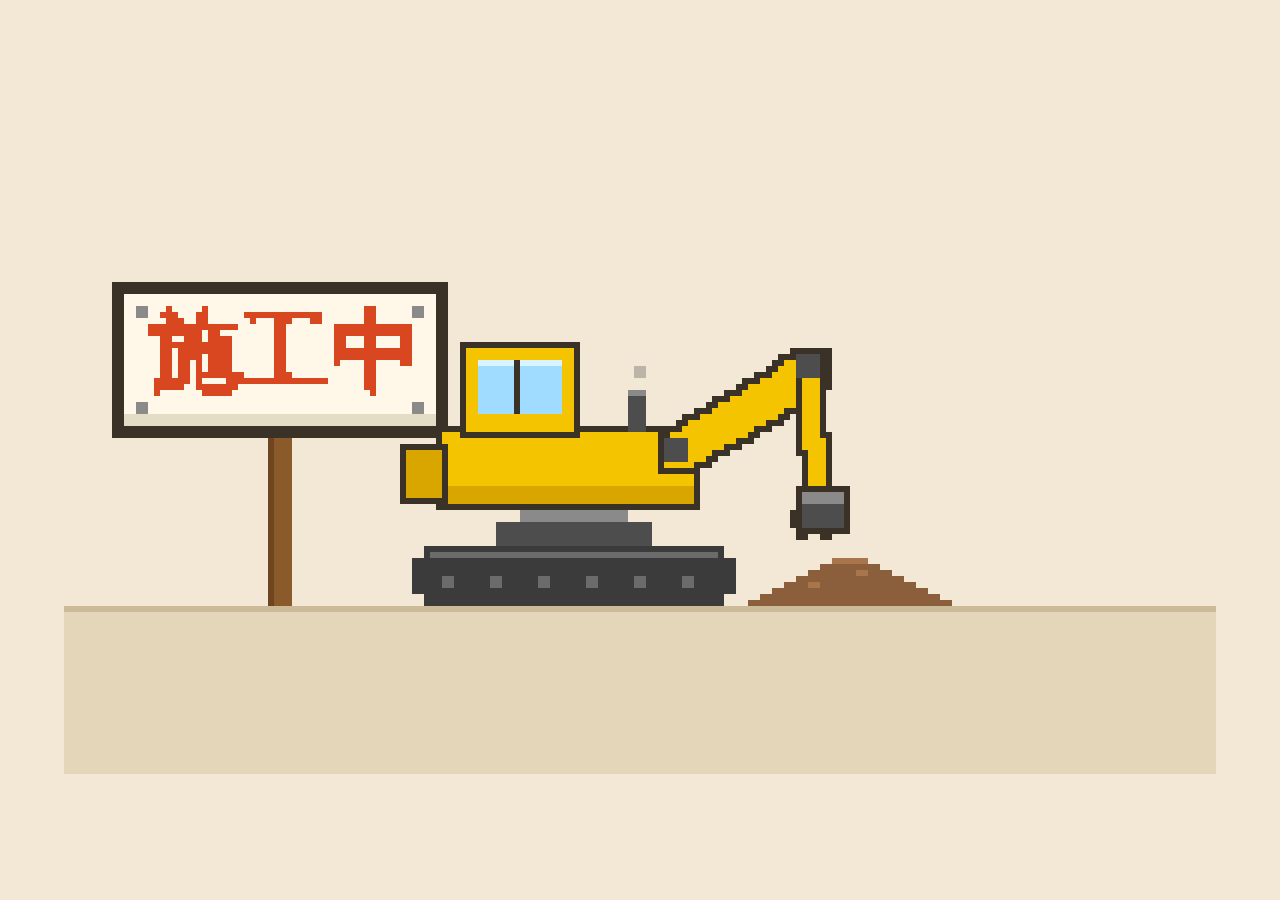
<file: index.html>
<!DOCTYPE html>
<html lang="zh-Hant">
<head>
<meta charset="UTF-8">
<meta name="viewport" content="width=device-width, initial-scale=1">
<title>施工中</title>
<style>
  html, body { margin: 0; height: 100%; background: #f2e8d5; overflow: hidden; }
  body { display: flex; align-items: center; justify-content: center; }
  canvas { image-rendering: pixelated; image-rendering: crisp-edges; display: block; }
</style>
</head>
<body>
<canvas id="c"></canvas>
<script>
(() => {
  const W = 192, H = 108;
  const off = document.createElement('canvas');
  off.width = W; off.height = H;
  const g = off.getContext('2d');
  const cv = document.getElementById('c');
  const ctx = cv.getContext('2d');

  function resize() {
    const s = Math.max(1, Math.floor(Math.min(innerWidth / W, innerHeight / H)));
    cv.width = W * s; cv.height = H * s;
    ctx.imageSmoothingEnabled = false;
  }
  addEventListener('resize', resize);
  resize();

  // 調色盤
  const C = {
    bg: '#f2e8d5', ground: '#e4d6b8', line: '#cbbb98',
    yellow: '#f5c400', yellowDk: '#d9a600', outline: '#3a3226',
    steel: '#4d4d4d', steelLt: '#8a8a8a', glass: '#9fdcff',
    track: '#3b3b3b', trackLt: '#6b6b6b', dirt: '#8b5e3c', dirtLt: '#a9754b',
    post: '#8b5a2b', board: '#fff8e8', red: '#d8471f', smoke: '#9a948a'
  };
  const px = (x, y, w, h, c) => { g.fillStyle = c; g.fillRect(x, y, w, h); };

  // 中文字：系統字型畫在低解析畫布後二值化，放大即為像素字
  function textPts(str, font) {
    const t = document.createElement('canvas');
    t.width = W; t.height = H;
    const tc = t.getContext('2d');
    tc.font = font; tc.textAlign = 'center'; tc.textBaseline = 'middle';
    tc.fillStyle = '#fff'; tc.fillText(str, W / 2, H / 2);
    const d = tc.getImageData(0, 0, W, H).data;
    const pts = [];
    for (let i = 0; i < W * H; i++) if (d[i * 4 + 3] > 120) pts.push([i % W, (i / W) | 0]);
    return pts;
  }
  const ZH = textPts('施工中', 'bold 15px "PingFang TC","Noto Sans TC","Microsoft JhengHei",sans-serif');

  // 粗像素線段（先畫深色外框再畫本色）
  function thick(x0, y0, x1, y1, col, w) {
    const dx = x1 - x0, dy = y1 - y0, n = Math.max(1, Math.round(Math.hypot(dx, dy)));
    const h = (w - 1) / 2;
    for (let i = 0; i <= n; i++) {
      const x = Math.round(x0 + dx * i / n), y = Math.round(y0 + dy * i / n);
      px(x - h, y - h, w, w, col);
    }
  }
  function arm(x0, y0, x1, y1, w) {
    thick(x0, y0, x1, y1, C.outline, w + 2);
    thick(x0, y0, x1, y1, C.yellow, w);
  }

  const GY = 80;                 // 地面線
  const PIV = { x: 102, y: 54 };  // 大臂樞軸
  const BOOM = 26, STICK = 22;
  // 關鍵姿勢：[大臂角度, 小臂角度]（度，螢幕座標 y 向下，負值朝上）
  const KF = [[-58, 70], [-32, 88], [-14, 104], [-30, 125], [-58, 115], [-64, 75]];
  const CYCLE = 66;
  const ease = u => u * u * (3 - 2 * u);
  const rad = d => d * Math.PI / 180;

  let t = 0, smoke = [], chips = [];

  function pose() {
    const u = (t % CYCLE) / CYCLE * KF.length;
    const i = Math.floor(u), f = ease(u - i);
    const a = KF[i], b = KF[(i + 1) % KF.length];
    return { boom: a[0] + (b[0] - a[0]) * f, stick: a[1] + (b[1] - a[1]) * f, seg: i };
  }

  function drawGround() {
    px(0, 0, W, H, C.bg);
    px(0, GY, W, H - GY, C.ground);
    px(0, GY, W, 1, C.line);
    // 土堆（右側）
    for (let r = 0; r < 8; r++) px(114 + r * 2, GY - 1 - r, 34 - r * 4, 1, r === 7 ? C.dirtLt : C.dirt);
    px(124, GY - 4, 2, 1, C.dirtLt); px(132, GY - 6, 2, 1, C.dirtLt);
  }

  function drawSign() {
    // 立柱 + 木板 + 紅字
    px(34, 50, 4, GY - 50, C.post); px(34, 50, 1, GY - 50, '#6e4520');
    px(8, 26, 56, 26, C.outline);
    px(10, 28, 52, 22, C.board);
    px(10, 48, 52, 2, '#e5dcc6');
    // 四角螺絲
    [[12, 30], [58, 30], [12, 46], [58, 46]].forEach(([x, y]) => px(x, y, 2, 2, C.steelLt));
    const cx = 36, cy = 39;
    for (const [x, y] of ZH) px(x - W / 2 + cx, y - H / 2 + cy, 1, 1, C.red);
  }

  function drawExcavator(p) {
    // 履帶
    px(60, GY - 10, 50, 10, C.track);
    px(58, GY - 8, 54, 6, C.track);
    for (let x = 63; x < 110; x += 8) px(x, GY - 5, 2, 2, C.trackLt);
    px(61, GY - 9, 48, 1, C.trackLt);
    // 底盤與旋轉座
    px(72, GY - 14, 26, 4, C.steel);
    px(76, GY - 16, 18, 2, C.steelLt);
    // 車身
    px(62, 50, 44, 14, C.outline);
    px(63, 51, 42, 12, C.yellow);
    px(63, 60, 42, 3, C.yellowDk);
    px(56, 53, 8, 10, C.outline); px(57, 54, 6, 8, C.yellowDk);  // 配重
    // 駕駛室
    px(66, 36, 20, 16, C.outline);
    px(67, 37, 18, 14, C.yellow);
    px(69, 39, 14, 9, C.glass);
    px(69, 39, 14, 1, '#d9f3ff'); px(75, 39, 1, 9, C.outline);
    // 排氣管
    px(94, 44, 3, 7, C.steel); px(94, 44, 3, 1, C.steelLt);

    // 大臂、小臂、鏟斗
    const b = rad(p.boom), s = rad(p.stick);
    const ex = PIV.x + Math.cos(b) * BOOM, ey = PIV.y + Math.sin(b) * BOOM;
    const kx = ex + Math.cos(s) * STICK, ky = ey + Math.sin(s) * STICK;
    arm(PIV.x, PIV.y, ex, ey, 5);
    arm(ex, ey, kx, ky, 3);
    px(Math.round(ex) - 2, Math.round(ey) - 2, 4, 4, C.steel);  // 關節
    px(PIV.x - 2, PIV.y - 2, 4, 4, C.steel);
    // 鏟斗（開口朝左下）
    const bx = Math.round(kx), by = Math.round(ky);
    px(bx - 3, by - 2, 9, 8, C.outline);
    px(bx - 2, by - 1, 7, 6, C.steel);
    px(bx - 2, by - 1, 7, 2, C.steelLt);
    px(bx - 4, by + 2, 2, 3, C.outline); px(bx - 3, by + 6, 2, 1, C.outline); px(bx + 1, by + 6, 2, 1, C.outline);
    // 舉起時斗內有土
    if (p.seg === 3 || p.seg === 4) px(bx - 1, by, 5, 3, C.dirt);
    return { bx, by };
  }

  function drawParticles() {
    for (const s of smoke) {
      g.globalAlpha = Math.max(0, s.life / 30) * 0.7;
      const r = s.life < 18 ? 3 : 2;
      px(Math.round(s.x) - 1, Math.round(s.y) - 1, r, r, C.smoke);
    }
    g.globalAlpha = 1;
    for (const c of chips) px(Math.round(c.x), Math.round(c.y), 1, 1, C.dirt);
  }

  function tick() {
    t++;
    const p = pose();
    if (t % 9 === 0) smoke.push({ x: 95.5, y: 43, vx: 0.15, vy: -0.45, life: 30 });
    for (const s of smoke) { s.x += s.vx; s.y += s.vy; s.life--; }
    smoke = smoke.filter(s => s.life > 0);

    drawGround();
    drawSign();
    const k = drawExcavator(p);
    // 鏟進土堆時飛出土屑
    if (p.seg === 2 && t % 3 === 0) {
      for (let i = 0; i < 3; i++) chips.push({ x: k.bx - 2 + Math.random() * 4, y: k.by + 5, vx: -(Math.random() * 1.2 + 0.3), vy: -(Math.random() * 1.4 + 0.4), life: 16 });
    }
    for (const c of chips) { c.x += c.vx; c.y += c.vy; c.vy += 0.15; c.life--; }
    chips = chips.filter(c => c.life > 0 && c.y < GY);
    drawParticles();
    ctx.drawImage(off, 0, 0, cv.width, cv.height);
  }

  let last = 0;
  function loop(now) {
    if (now - last >= 90) { last = now; tick(); }
    requestAnimationFrame(loop);
  }
  requestAnimationFrame(loop);
})();
</script>
</body>
</html>
</file>
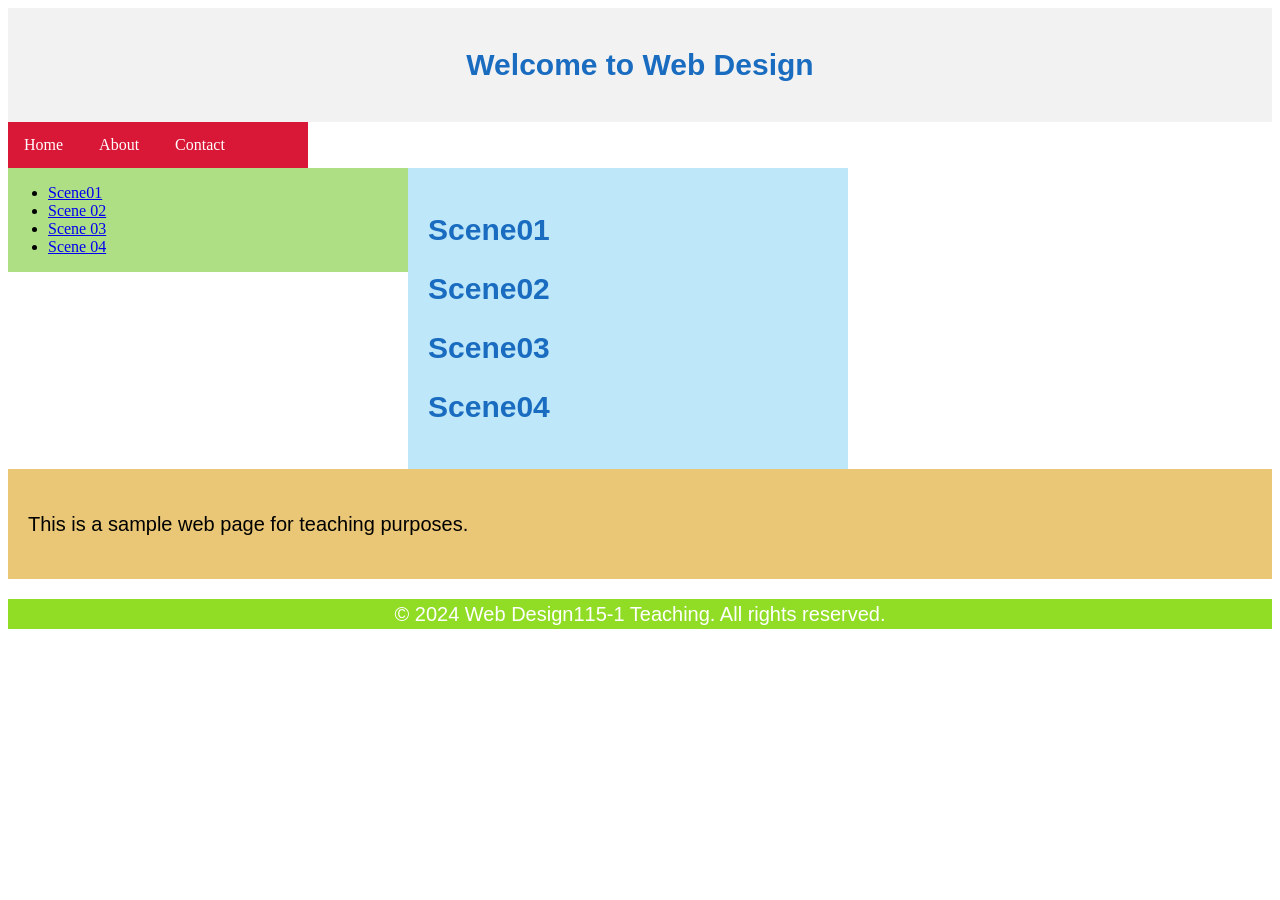
<file: as2/index.html>
<!DOCTYPE html>
<html lang="en">

<head>
    <meta charset="UTF-8">
    <meta name="viewport" content="width=device-width, initial-scale=1.0"> <!-- 做響應式設計時使用，設定螢幕大小  -->
    <title>Web Design115-1 Teaching </title>
    <link rel="stylesheet" href="style.css">
</head>

<body>
    <div id="banner" style="background-color: #f2f2f2;">
        <h1>Welcome to Web Design </h1>

    </div>
    <div id="nav">
        <ul id="menu" style="list-style-type: none; padding: 0; margin: 0;">
            <li style="display: inline-block;"><a href="index.html"
                    style="display: block; color: white; text-align: center; padding: 14px 16px; text-decoration: none;">Home</a>
            </li>
            <li style="display: inline-block;"><a href="about.html"
                    style="display: block; color: white; text-align: center; padding: 14px 16px; text-decoration: none;">About</a>
            </li>
            <li style="display: inline-block;"><a href="contact.html"
                    style="display: block; color: white; text-align: center; padding: 14px 16px; text-decoration: none;">Contact</a>
            </li>
        </ul>
    </div>

    <div id="nav2">
        <ul id="menu2">
            <li><a href="#scene01">Scene01</a>
            </li>
            <li><a href="#scene02">Scene 02</a><!--不論加幾個空格都是只用顯示一個空格-->
            </li>
            <li><a href="#scene03">Scene 03</a><!--不論加幾個空格都是只用顯示一個空格-->
            </li>
            <li><a href="#scene04">Scene 04</a><!--不論加幾個空格都是只用顯示一個空格-->
            </li>
        </ul>
    </div>

    <div id="content" style="padding: 20px;" styl>
        <section id="scene01">
            <h1>Scene01</h1>
        </section>
        <section id="scene02">
            <h1>Scene02</h1>
        </section>
        <section id="scene03">
            <h1>Scene03</h1>
        </section>
        <section id="scene04">
            <h1>Scene04</h1>
        </section>

    </div>

    <div id="info">
        <p>This is a sample web page for teaching purposes.</p>
        <p></p>
    </div>


    <div id="footer">
        <p>&copy; 2024 Web Design115-1 Teaching. All rights reserved.</p>
    </div>



</body>


<body>

</body>

</html>
</file>
<file: as2/style.css>
p {
    font-family: 'Segoe UI', Tahoma, Geneva, Verdana, sans-serif;
    font-size: 20px;
    line-height: 1.5;
}

h1 {
    font-family: 'Segoe UI', Tahoma, Geneva, Verdana, sans-serif;
    font-size: 30px;
    color: #196cbf;
}

#nav {
    background-color: #d91737;
    width: 300px;
}

#banner {
    background-color: #d58585;
    padding: 20px;
    text-align: center;
}

#nav2 {
    background-color: #afdf85;
    width: 400px;
    float: left;
}

#content {
    background-color: #bee7f9;
    width: 400px;
    float: left;
}


#info {
    background-color: #eac776;
    padding: 20px;
    clear: both;
}

#footer {
    background-color: #91dd25;
    color: white;
    text-align: center;
}
</file>
